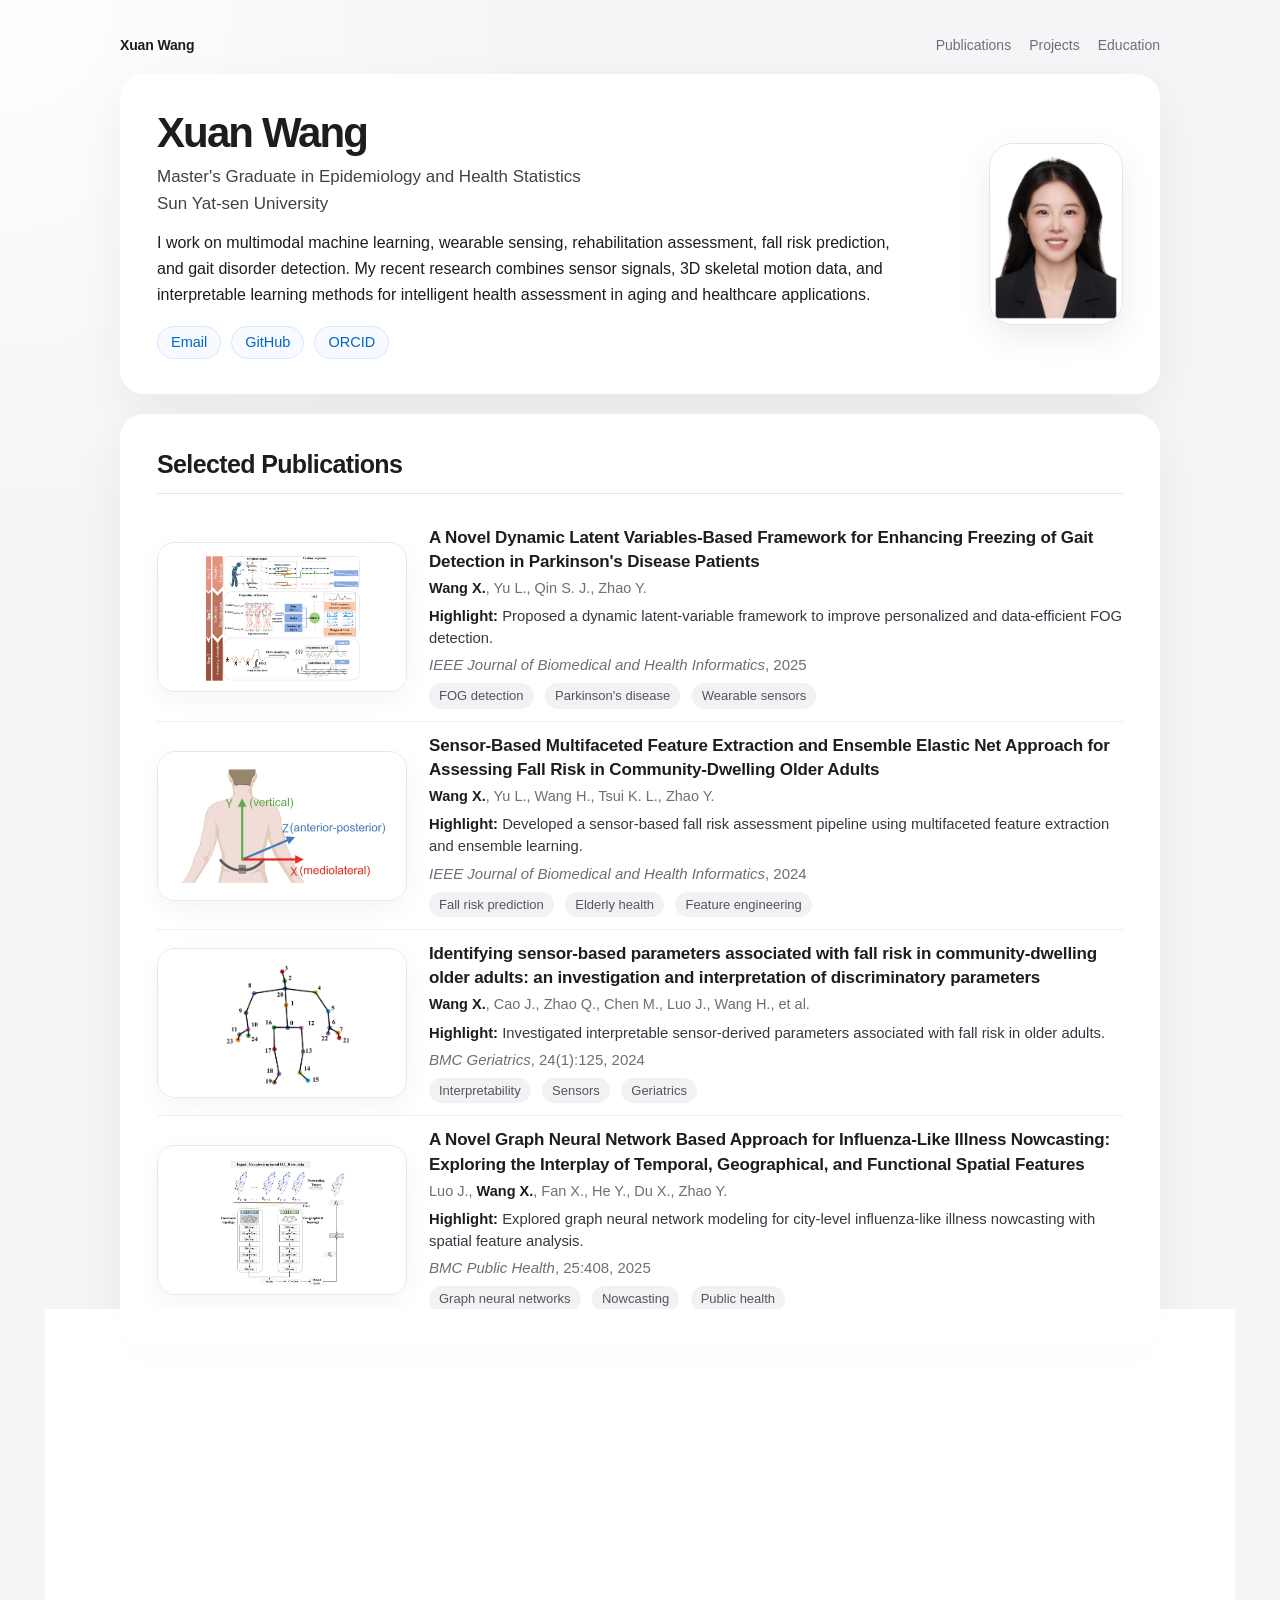
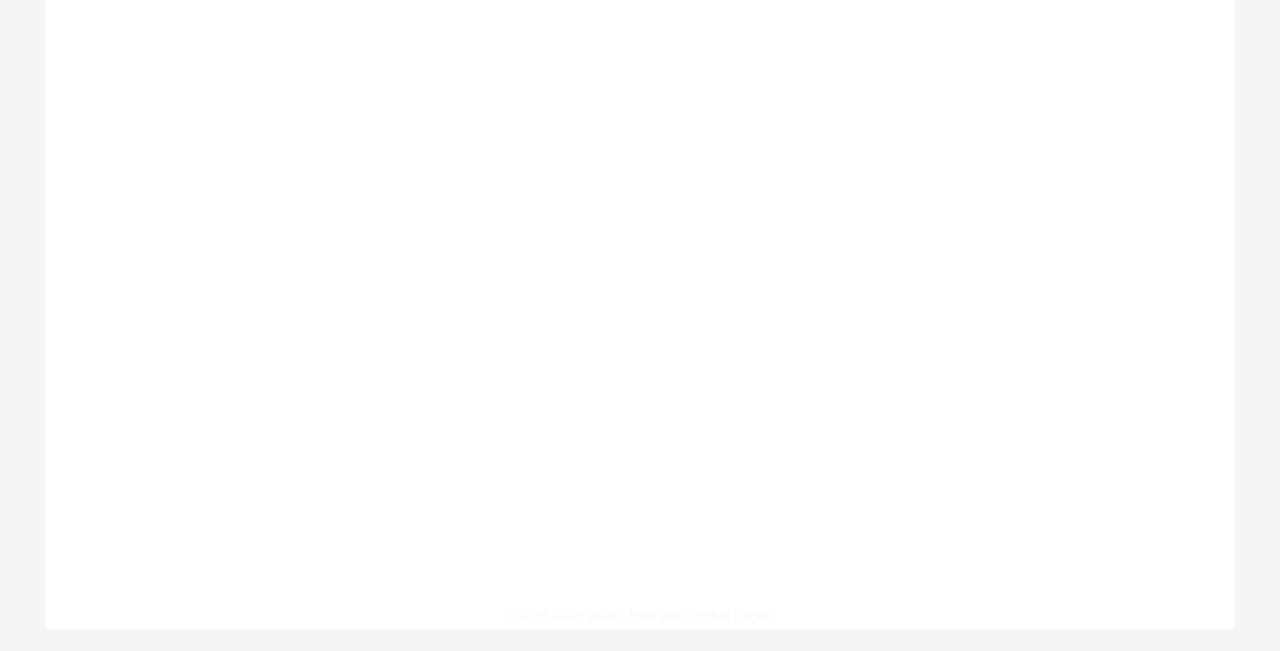
<file: index.html>
<!DOCTYPE html>
<html lang="en">
<head>
  <meta charset="UTF-8">
  <meta name="viewport" content="width=device-width, initial-scale=1.0">
  <title>Xuan Wang | Academic Homepage</title>
  <style>
    :root {
      --bg: #f5f5f7;
      --card: rgba(255, 255, 255, 0.94);
      --text: #1d1d1f;
      --subtle: #3f4247;
      --muted: #6b7078;
      --line: #e5e5ea;
      --link: #0066cc;
      --chip: #f2f2f4;
      --chip-text: #52565c;
      --shadow: 0 18px 50px rgba(0, 0, 0, 0.06);
      --soft-shadow: 0 8px 26px rgba(0, 0, 0, 0.045);
      --radius: 24px;
    }

    * {
      box-sizing: border-box;
    }

    html {
      scroll-behavior: smooth;
    }

    body {
      margin: 0;
      font-family: -apple-system, BlinkMacSystemFont, "Segoe UI", "Microsoft YaHei", Arial, sans-serif;
      line-height: 1.58;
      color: var(--text);
      background:
        radial-gradient(circle at top left, rgba(255, 255, 255, 0.95), transparent 34rem),
        var(--bg);
      -webkit-font-smoothing: antialiased;
    }

    .container {
      max-width: 1080px;
      margin: 0 auto;
      padding: 34px 20px 42px;
    }

    .top-nav {
      display: flex;
      justify-content: space-between;
      align-items: center;
      margin-bottom: 18px;
      color: var(--muted);
      font-size: 14px;
    }

    .nav-name {
      font-weight: 650;
      color: var(--text);
      letter-spacing: -0.01em;
    }

    .nav-links {
      display: flex;
      gap: 18px;
      flex-wrap: wrap;
    }

    .nav-links a {
      color: var(--muted);
      text-decoration: none;
      transition: color 0.12s ease;
    }

    .nav-links a:hover {
      color: var(--link);
    }

    .card {
      background: var(--card);
      border: 1px solid rgba(255, 255, 255, 0.74);
      border-radius: var(--radius);
      padding: 34px 36px;
      margin-bottom: 20px;
      box-shadow: var(--shadow);
      backdrop-filter: blur(18px);
    }

    .hero {
      display: grid;
      grid-template-columns: 1fr auto;
      gap: 42px;
      align-items: center;
    }

    .profile-photo-wrap {
      display: inline-flex;
      align-items: center;
      justify-content: center;
      justify-self: end;
      width: fit-content;
      border-radius: 24px;
      overflow: hidden;
      background: #fff;
      border: 1px solid var(--line);
      box-shadow: 0 12px 34px rgba(0, 0, 0, 0.08);
    }

    .profile-photo {
      height: 180px;
      width: auto;
      display: block;
    }

    h1 {
      margin: 0 0 8px;
      font-size: 42px;
      line-height: 1.12;
      letter-spacing: -0.045em;
      font-weight: 760;
    }

    h2 {
      margin: 0 0 20px;
      padding-bottom: 12px;
      border-bottom: 1px solid var(--line);
      font-size: 25px;
      line-height: 1.25;
      letter-spacing: -0.025em;
      font-weight: 720;
    }

    h3 {
      margin: 0 0 8px;
      font-size: 18px;
      line-height: 1.35;
      letter-spacing: -0.015em;
      font-weight: 700;
    }

    p {
      margin: 6px 0;
    }

    a {
      color: var(--link);
      text-decoration: none;
    }

    a:hover {
      text-decoration: underline;
    }

    .identity {
      font-size: 17px;
      color: var(--subtle);
      margin-bottom: 10px;
    }

    .about-line {
      max-width: 760px;
      margin-top: 12px;
      color: var(--text);
      font-size: 16px;
      line-height: 1.62;
    }

    .links {
      margin-top: 18px;
      display: flex;
      flex-wrap: wrap;
      gap: 10px;
    }

    .pill-link,
    .mini-link {
      display: inline-flex;
      align-items: center;
      justify-content: center;
      border-radius: 999px;
      text-decoration: none;
      transition: all 0.16s ease;
      white-space: nowrap;
    }

    .pill-link {
      padding: 5px 13px;
      border: 1px solid #d7e6fb;
      background: rgba(247, 250, 255, 0.9);
      color: var(--link);
      font-size: 14.5px;
      line-height: 1.5;
    }

    .pill-link:hover,
    .mini-link:hover {
      text-decoration: none;
      background: #edf5ff;
      border-color: #bfd8f7;
      transform: translateY(-1px);
    }

    .mini-links {
      display: flex;
      flex-wrap: wrap;
      gap: 7px;
      margin-top: 7px;
    }

    .mini-link {
      padding: 4px 10px;
      border: 1px solid #e1e7f0;
      background: #fbfcff;
      color: var(--link);
      font-size: 13.5px;
      line-height: 1.45;
    }

    .item-title {
      font-weight: 680;
      font-size: 17px;
      line-height: 1.42;
      letter-spacing: -0.01em;
    }

    .muted {
      color: var(--muted);
      font-size: 15px;
      line-height: 1.48;
    }

    .authors {
      margin-top: 4px;
      color: var(--muted);
      font-size: 14.5px;
      line-height: 1.45;
    }

    .me {
      color: var(--text);
      font-weight: 720;
    }

    .highlight {
      margin: 6px 0 5px;
      color: #343840;
      font-size: 14.8px;
      line-height: 1.5;
    }

    .highlight-label {
      color: var(--text);
      font-weight: 680;
    }

    .tag {
      display: inline-block;
      margin: 7px 7px 0 0;
      padding: 3px 10px;
      border-radius: 999px;
      background: var(--chip);
      color: var(--chip-text);
      font-size: 13px;
      line-height: 1.5;
    }

    .publication-card {
      display: grid;
      grid-template-columns: 250px 1fr;
      gap: 22px;
      align-items: center;
      padding: 12px 0;
      border-bottom: 1px solid #f0f0f2;
    }

    .publication-card:last-child {
      border-bottom: none;
      padding-bottom: 0;
    }

    .publication-cover-wrap {
      width: 250px;
      height: 150px;
      border-radius: 18px;
      background: #fff;
      border: 1px solid #e6e8ec;
      box-shadow: var(--soft-shadow);
      overflow: hidden;
      display: flex;
      align-items: center;
      justify-content: center;
      align-self: center;
    }

    .publication-cover {
      width: 100%;
      height: 100%;
      object-fit: contain;
      object-position: center;
      display: block;
      padding: 8px;
      background: #fff;
    }

    .project-grid {
      display: grid;
      grid-template-columns: repeat(2, 1fr);
      gap: 14px;
    }

    .project-card,
    .info-panel {
      background: rgba(255, 255, 255, 0.72);
      border: 1px solid #eceef2;
      border-radius: 18px;
      padding: 18px;
      box-shadow: 0 8px 24px rgba(0, 0, 0, 0.032);
    }

    .project-card {
      min-height: 178px;
      display: flex;
      flex-direction: column;
      justify-content: space-between;
    }

    .project-title {
      font-size: 17px;
      font-weight: 720;
      letter-spacing: -0.012em;
      margin-bottom: 6px;
    }

    .project-desc {
      color: var(--muted);
      font-size: 14.5px;
      line-height: 1.55;
    }

    .experience-awards-grid {
      display: grid;
      grid-template-columns: 1.35fr 1fr;
      gap: 14px;
    }

    .timeline {
      position: relative;
      display: grid;
      gap: 16px;
      margin-top: 8px;
    }

    .timeline-item {
      display: grid;
      grid-template-columns: 38px 1fr;
      gap: 11px;
      align-items: start;
    }

    .school-logo {
      width: 32px;
      height: 32px;
      border-radius: 50%;
      object-fit: contain;
      background: #fff;
      border: 1px solid var(--line);
      padding: 1px;
      display: block;
    }

    .timeline-time {
      color: var(--muted);
      font-size: 14px;
      line-height: 1.45;
      margin-bottom: 2px;
    }

    .timeline-title {
      font-size: 15.5px;
      line-height: 1.5;
      color: var(--text);
      font-weight: 620;
    }

    .award-list {
      display: flex;
      flex-wrap: wrap;
      gap: 9px;
      margin-top: 12px;
    }

    .award-chip {
      display: inline-flex;
      align-items: center;
      padding: 6px 11px;
      border-radius: 999px;
      background: #f7f7f9;
      border: 1px solid #eceef2;
      color: #343840;
      font-size: 14px;
      line-height: 1.45;
    }

    .footer {
      text-align: center;
      color: #8a8f98;
      font-size: 13.5px;
      padding: 8px 0 24px;
    }

    @media (max-width: 900px) {
      .project-grid,
      .experience-awards-grid {
        grid-template-columns: 1fr;
      }

      .project-card {
        min-height: auto;
      }
    }

    @media (max-width: 820px) {
      .container {
        padding: 24px 14px 36px;
      }

      .top-nav {
        display: none;
      }

      .card {
        padding: 26px 24px;
        border-radius: 20px;
      }

      .hero {
        grid-template-columns: 1fr;
        gap: 24px;
      }

      .profile-photo-wrap {
        justify-self: center;
        width: fit-content;
      }

      .profile-photo {
        height: 155px;
      }

      .publication-card {
        grid-template-columns: 1fr;
        gap: 14px;
        align-items: start;
      }

      .publication-cover-wrap {
        width: 100%;
        height: 210px;
      }
    }

    @media (max-width: 560px) {
      h1 {
        font-size: 34px;
      }

      h2 {
        font-size: 23px;
      }

      .identity,
      .about-line {
        font-size: 15.5px;
      }

      .links {
        gap: 8px;
      }

      .pill-link {
        font-size: 14px;
        padding: 5px 11px;
      }

      .publication-cover-wrap {
        height: 190px;
      }
    }
  </style>
</head>
<body>
  <main class="container">
    <nav class="top-nav">
      <div class="nav-name">Xuan Wang</div>
      <div class="nav-links">
        <a href="#publications">Publications</a>
        <a href="#projects">Projects</a>
        <a href="#experience">Education</a>
      </div>
    </nav>

    <section class="card hero">
      <div>
        <h1>Xuan Wang</h1>
        <p class="identity">
          Master's Graduate in Epidemiology and Health Statistics<br>
          Sun Yat-sen University
        </p>
        <p class="about-line">
          I work on multimodal machine learning, wearable sensing, rehabilitation assessment, fall risk prediction,
          and gait disorder detection. My recent research combines sensor signals, 3D skeletal motion data, and
          interpretable learning methods for intelligent health assessment in aging and healthcare applications.
        </p>
        <div class="links">
          <a class="pill-link" href="mailto:wangxuanwns@163.com">Email</a>
          <a class="pill-link" href="https://github.com/wangxuanwns" target="_blank">GitHub</a>
          <a class="pill-link" href="https://orcid.org/0009-0008-4894-0380" target="_blank">ORCID</a>
        </div>
      </div>

      <div class="profile-photo-wrap">
        <img src="assets/profile.jpg" alt="Profile photo" class="profile-photo">
      </div>
    </section>

    <section class="card" id="publications">
      <h2>Selected Publications</h2>

      <div class="publication-card">
        <div class="publication-cover-wrap">
          <img src="assets/pub-1.png" alt="Publication cover 1" class="publication-cover">
        </div>
        <div>
          <div class="item-title">
            A Novel Dynamic Latent Variables-Based Framework for Enhancing Freezing of Gait Detection in Parkinson's Disease Patients
          </div>
          <div class="authors"><span class="me">Wang X.</span>, Yu L., Qin S. J., Zhao Y.</div>
          <div class="highlight">
            <span class="highlight-label">Highlight:</span>
            Proposed a dynamic latent-variable framework to improve personalized and data-efficient FOG detection.
          </div>
          <div class="muted"><em>IEEE Journal of Biomedical and Health Informatics</em>, 2025</div>
          <span class="tag">FOG detection</span>
          <span class="tag">Parkinson's disease</span>
          <span class="tag">Wearable sensors</span>
        </div>
      </div>

      <div class="publication-card">
        <div class="publication-cover-wrap">
          <img src="assets/pub-2.png" alt="Publication cover 2" class="publication-cover">
        </div>
        <div>
          <div class="item-title">
            Sensor-Based Multifaceted Feature Extraction and Ensemble Elastic Net Approach for Assessing Fall Risk in Community-Dwelling Older Adults
          </div>
          <div class="authors"><span class="me">Wang X.</span>, Yu L., Wang H., Tsui K. L., Zhao Y.</div>
          <div class="highlight">
            <span class="highlight-label">Highlight:</span>
            Developed a sensor-based fall risk assessment pipeline using multifaceted feature extraction and ensemble learning.
          </div>
          <div class="muted"><em>IEEE Journal of Biomedical and Health Informatics</em>, 2024</div>
          <span class="tag">Fall risk prediction</span>
          <span class="tag">Elderly health</span>
          <span class="tag">Feature engineering</span>
        </div>
      </div>

      <div class="publication-card">
        <div class="publication-cover-wrap">
          <img src="assets/pub-3.png" alt="Publication cover 3" class="publication-cover">
        </div>
        <div>
          <div class="item-title">
            Identifying sensor-based parameters associated with fall risk in community-dwelling older adults: an investigation and interpretation of discriminatory parameters
          </div>
          <div class="authors"><span class="me">Wang X.</span>, Cao J., Zhao Q., Chen M., Luo J., Wang H., et al.</div>
          <div class="highlight">
            <span class="highlight-label">Highlight:</span>
            Investigated interpretable sensor-derived parameters associated with fall risk in older adults.
          </div>
          <div class="muted"><em>BMC Geriatrics</em>, 24(1):125, 2024</div>
          <span class="tag">Interpretability</span>
          <span class="tag">Sensors</span>
          <span class="tag">Geriatrics</span>
        </div>
      </div>

      <div class="publication-card">
        <div class="publication-cover-wrap">
          <img src="assets/pub-4.png" alt="Publication cover 4" class="publication-cover">
        </div>
        <div>
          <div class="item-title">
            A Novel Graph Neural Network Based Approach for Influenza-Like Illness Nowcasting: Exploring the Interplay of Temporal, Geographical, and Functional Spatial Features
          </div>
          <div class="authors">Luo J., <span class="me">Wang X.</span>, Fan X., He Y., Du X., Zhao Y.</div>
          <div class="highlight">
            <span class="highlight-label">Highlight:</span>
            Explored graph neural network modeling for city-level influenza-like illness nowcasting with spatial feature analysis.
          </div>
          <div class="muted"><em>BMC Public Health</em>, 25:408, 2025</div>
          <span class="tag">Graph neural networks</span>
          <span class="tag">Nowcasting</span>
          <span class="tag">Public health</span>
        </div>
      </div>
    </section>

    <section class="card" id="projects">
      <h2>Projects</h2>
      <div class="project-grid">
        <div class="project-card">
          <div>
            <div class="project-title">Wearable Sensor-based Freezing of Gait Detection in PD Patients</div>
            <div class="project-desc">
              Integrated dynamic latent variable methods with threshold-based and SPC-style detection for personalized FOG monitoring.
            </div>
          </div>
        </div>

        <div class="project-card">
          <div>
            <div class="project-title">A Novel Machine Learning Approach for Assessing Fall Risk</div>
            <div class="project-desc">
              Developed an ensemble prediction framework for community-dwelling older adults based on wearable sensor data and multifaceted motion features.
            </div>
          </div>
        </div>
      </div>
    </section>

    <section class="card" id="experience">
      <h2>Education & Awards</h2>
      <div class="experience-awards-grid">
        <div class="info-panel">
          <h3>Education</h3>
          <div class="timeline">
            <div class="timeline-item">
              <img class="school-logo" src="assets/university-logo-1.jpeg" alt="University logo">
              <div>
                <div class="timeline-time">Sep 2022 - Jun 2025</div>
                <div class="timeline-title">Sun Yat-sen University, Master of Epidemiology and Health Statistics, Outstanding Graduate (Top 3%)</div>
              </div>
            </div>

            <div class="timeline-item">
              <img class="school-logo" src="assets/university-logo-2.svg" alt="University logo">
              <div>
                <div class="timeline-time">Sep 2018 - Jun 2022</div>
                <div class="timeline-title">Ocean University of China, Bachelor of Science in Mathematics and Applied Mathematics, GPA: 3.69/4.00, Outstanding Graduate (Top 10%)</div>
              </div>
            </div>
          </div>
        </div>

        <div class="info-panel">
          <h3>Selected Awards</h3>
          <div class="award-list">
            <span class="award-chip">Inmena Public Health Education Scholarship</span>
            <span class="award-chip">First-Class Scholarship</span>
            <span class="award-chip">Best Student Poster Award</span>
            <span class="award-chip">Outstanding Paper Award</span>
            <span class="award-chip">National Second Prize in Statistical Modeling Competition</span>
          </div>
        </div>
      </div>
    </section>
  </main>

  <footer class="footer">
    © 2026 Xuan Wang. Built with GitHub Pages.
  </footer>
</body>
</html>
</file>
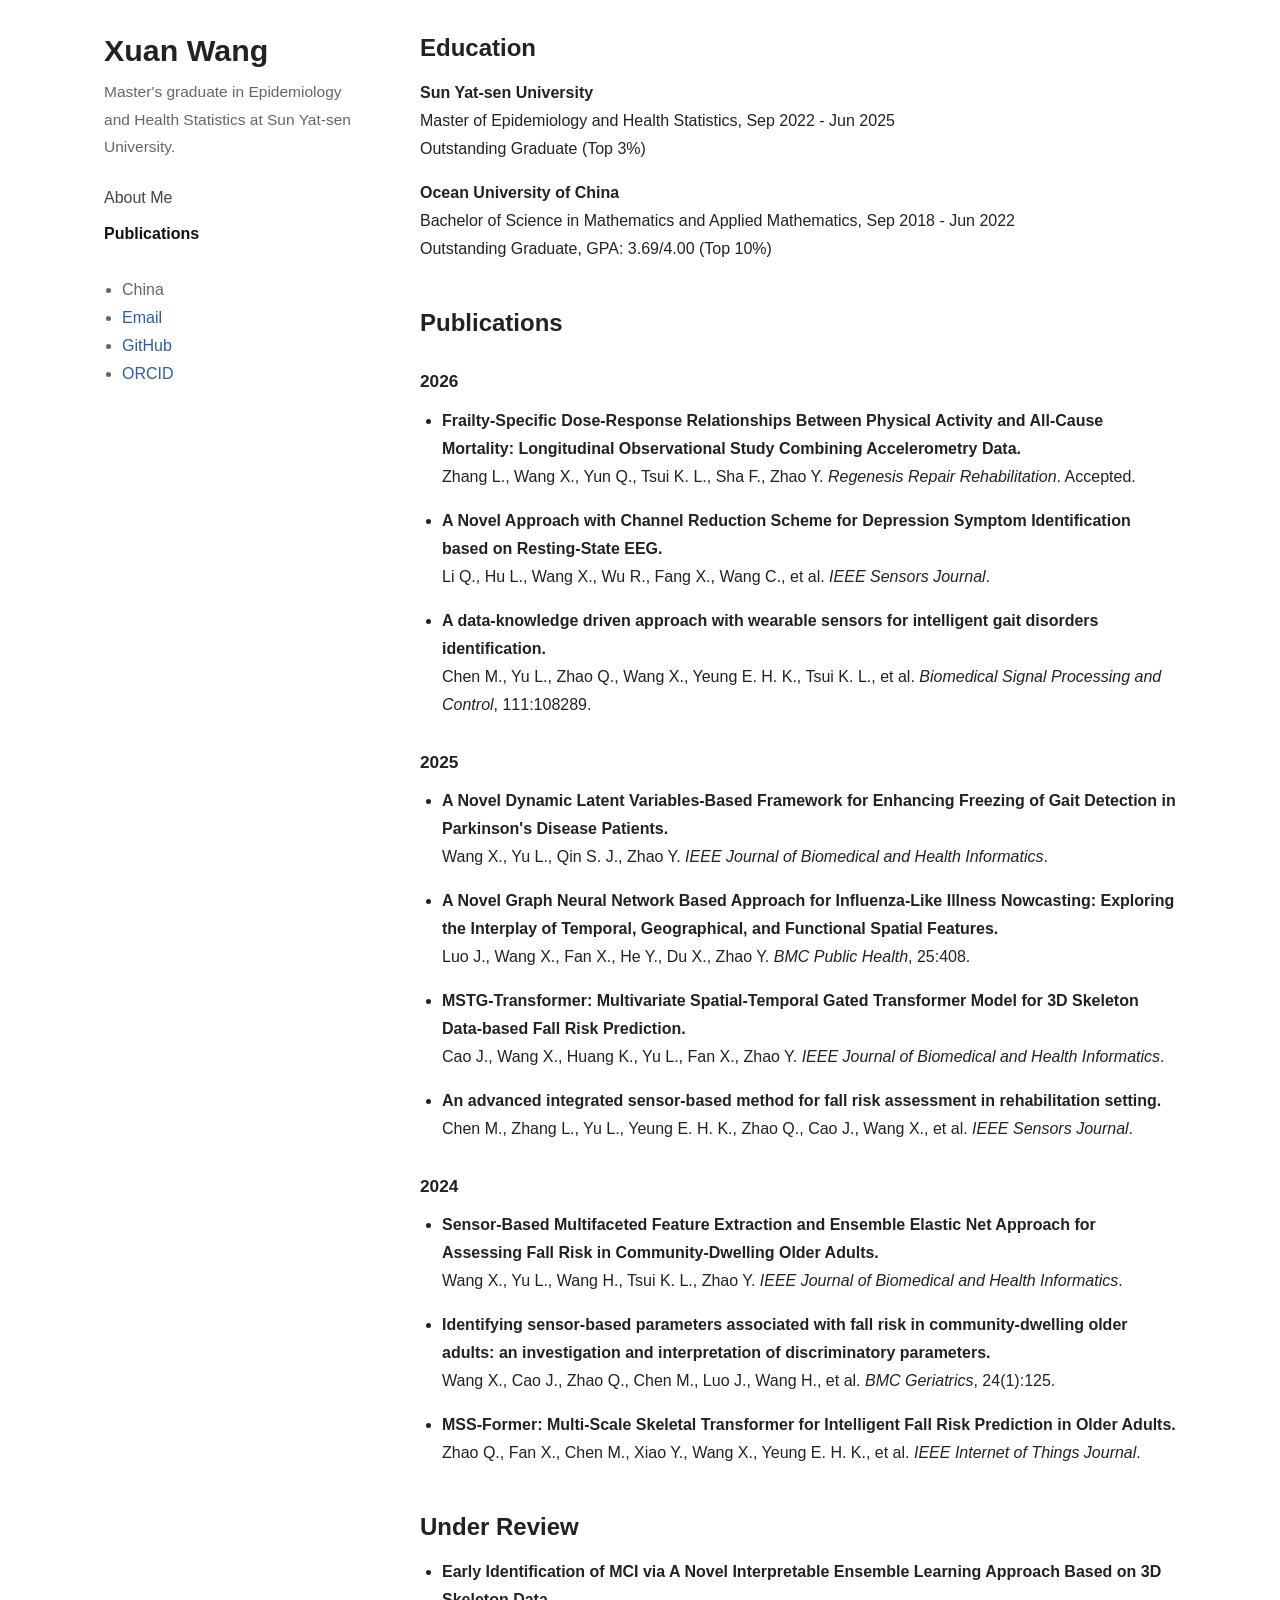
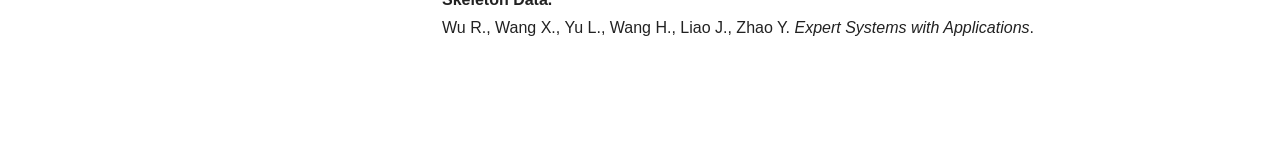
<file: publications.html>
<!DOCTYPE html>
<html lang="en">
<head>
  <meta charset="UTF-8">
  <meta name="viewport" content="width=device-width, initial-scale=1.0">
  <title>Xuan Wang | Publications</title>
  <link rel="stylesheet" href="style.css">
</head>
<body>
  <div class="site">
    <aside class="sidebar">
      <div class="sidebar-inner">
        <h1 class="site-name">Xuan Wang</h1>
        <p class="site-role">Master's graduate in Epidemiology and Health Statistics at Sun Yat-sen University.</p>

        <nav class="sidebar-nav">
          <a href="index.html">About Me</a>
          <a class="active" href="publications.html">Publications</a>
        </nav>

        <ul class="sidebar-meta">
          <li>China</li>
          <li><a href="mailto:wangxuanwns@163.com">Email</a></li>
          <li><a href="https://github.com/wangxuanwns">GitHub</a></li>
          <li><a href="https://orcid.org/0009-0008-4894-0380">ORCID</a></li>
        </ul>
      </div>
    </aside>

    <main class="content">
      <section class="content-section">
        <h2>Education</h2>
        <p>
          <strong>Sun Yat-sen University</strong><br>
          Master of Epidemiology and Health Statistics, Sep 2022 - Jun 2025<br>
          Outstanding Graduate (Top 3%)
        </p>
        <p>
          <strong>Ocean University of China</strong><br>
          Bachelor of Science in Mathematics and Applied Mathematics, Sep 2018 - Jun 2022<br>
          Outstanding Graduate, GPA: 3.69/4.00 (Top 10%)
        </p>
      </section>

      <section class="content-section">
        <h2>Publications</h2>

        <h3>2026</h3>
        <ul class="publication-list">
          <li>
            <strong>Frailty-Specific Dose-Response Relationships Between Physical Activity and All-Cause Mortality: Longitudinal Observational Study Combining Accelerometry Data.</strong><br>
            Zhang L., Wang X., Yun Q., Tsui K. L., Sha F., Zhao Y. <em>Regenesis Repair Rehabilitation</em>. Accepted.
          </li>
          <li>
            <strong>A Novel Approach with Channel Reduction Scheme for Depression Symptom Identification based on Resting-State EEG.</strong><br>
            Li Q., Hu L., Wang X., Wu R., Fang X., Wang C., et al. <em>IEEE Sensors Journal</em>.
          </li>
          <li>
            <strong>A data-knowledge driven approach with wearable sensors for intelligent gait disorders identification.</strong><br>
            Chen M., Yu L., Zhao Q., Wang X., Yeung E. H. K., Tsui K. L., et al. <em>Biomedical Signal Processing and Control</em>, 111:108289.
          </li>
        </ul>

        <h3>2025</h3>
        <ul class="publication-list">
          <li>
            <strong>A Novel Dynamic Latent Variables-Based Framework for Enhancing Freezing of Gait Detection in Parkinson's Disease Patients.</strong><br>
            Wang X., Yu L., Qin S. J., Zhao Y. <em>IEEE Journal of Biomedical and Health Informatics</em>.
          </li>
          <li>
            <strong>A Novel Graph Neural Network Based Approach for Influenza-Like Illness Nowcasting: Exploring the Interplay of Temporal, Geographical, and Functional Spatial Features.</strong><br>
            Luo J., Wang X., Fan X., He Y., Du X., Zhao Y. <em>BMC Public Health</em>, 25:408.
          </li>
          <li>
            <strong>MSTG-Transformer: Multivariate Spatial-Temporal Gated Transformer Model for 3D Skeleton Data-based Fall Risk Prediction.</strong><br>
            Cao J., Wang X., Huang K., Yu L., Fan X., Zhao Y. <em>IEEE Journal of Biomedical and Health Informatics</em>.
          </li>
          <li>
            <strong>An advanced integrated sensor-based method for fall risk assessment in rehabilitation setting.</strong><br>
            Chen M., Zhang L., Yu L., Yeung E. H. K., Zhao Q., Cao J., Wang X., et al. <em>IEEE Sensors Journal</em>.
          </li>
        </ul>

        <h3>2024</h3>
        <ul class="publication-list">
          <li>
            <strong>Sensor-Based Multifaceted Feature Extraction and Ensemble Elastic Net Approach for Assessing Fall Risk in Community-Dwelling Older Adults.</strong><br>
            Wang X., Yu L., Wang H., Tsui K. L., Zhao Y. <em>IEEE Journal of Biomedical and Health Informatics</em>.
          </li>
          <li>
            <strong>Identifying sensor-based parameters associated with fall risk in community-dwelling older adults: an investigation and interpretation of discriminatory parameters.</strong><br>
            Wang X., Cao J., Zhao Q., Chen M., Luo J., Wang H., et al. <em>BMC Geriatrics</em>, 24(1):125.
          </li>
          <li>
            <strong>MSS-Former: Multi-Scale Skeletal Transformer for Intelligent Fall Risk Prediction in Older Adults.</strong><br>
            Zhao Q., Fan X., Chen M., Xiao Y., Wang X., Yeung E. H. K., et al. <em>IEEE Internet of Things Journal</em>.
          </li>
        </ul>
      </section>

      <section class="content-section">
        <h2>Under Review</h2>
        <ul class="publication-list">
          <li>
            <strong>Early Identification of MCI via A Novel Interpretable Ensemble Learning Approach Based on 3D Skeleton Data.</strong><br>
            Wu R., Wang X., Yu L., Wang H., Liao J., Zhao Y. <em>Expert Systems with Applications</em>.
          </li>
        </ul>
      </section>
    </main>
  </div>
</body>
</html>
</file>
<file: style.css>
* {
  box-sizing: border-box;
}

body {
  margin: 0;
  background: #ffffff;
  color: #222222;
  font-family: -apple-system, BlinkMacSystemFont, "Segoe UI", sans-serif;
  font-size: 16px;
  line-height: 1.75;
}

a {
  color: #2a5db0;
  text-decoration: none;
}

a:hover {
  text-decoration: underline;
}

.site {
  max-width: 1120px;
  margin: 0 auto;
  padding: 32px 24px 64px;
  display: grid;
  grid-template-columns: 260px minmax(0, 1fr);
  gap: 56px;
}

.sidebar {
  position: relative;
}

.sidebar-inner {
  position: sticky;
  top: 32px;
}

.site-name {
  margin: 0 0 10px;
  font-size: 1.9rem;
  font-weight: 700;
  line-height: 1.2;
}

.site-role {
  margin: 0 0 24px;
  color: #666666;
  font-size: 0.97rem;
}

.sidebar-nav {
  display: flex;
  flex-direction: column;
  gap: 8px;
  margin-bottom: 28px;
}

.sidebar-nav a {
  color: #444444;
}

.sidebar-nav a.active {
  color: #111111;
  font-weight: 600;
}

.sidebar-meta {
  margin: 0;
  padding-left: 18px;
  color: #666666;
}

.content {
  min-width: 0;
}

.content-section {
  margin-bottom: 44px;
}

.content-section h2 {
  margin: 0 0 16px;
  font-size: 1.5rem;
  font-weight: 700;
  line-height: 1.3;
}

.content-section h3 {
  margin: 28px 0 10px;
  font-size: 1.08rem;
  font-weight: 700;
}

.content-section p {
  margin: 0 0 16px;
}

.content-section ul {
  margin: 0;
  padding-left: 22px;
}

.content-section li {
  margin-bottom: 10px;
}

.publication-list li {
  margin-bottom: 16px;
}

@media (max-width: 860px) {
  .site {
    grid-template-columns: 1fr;
    gap: 28px;
    padding: 24px 20px 48px;
  }

  .sidebar-inner {
    position: static;
  }
}
</file>
